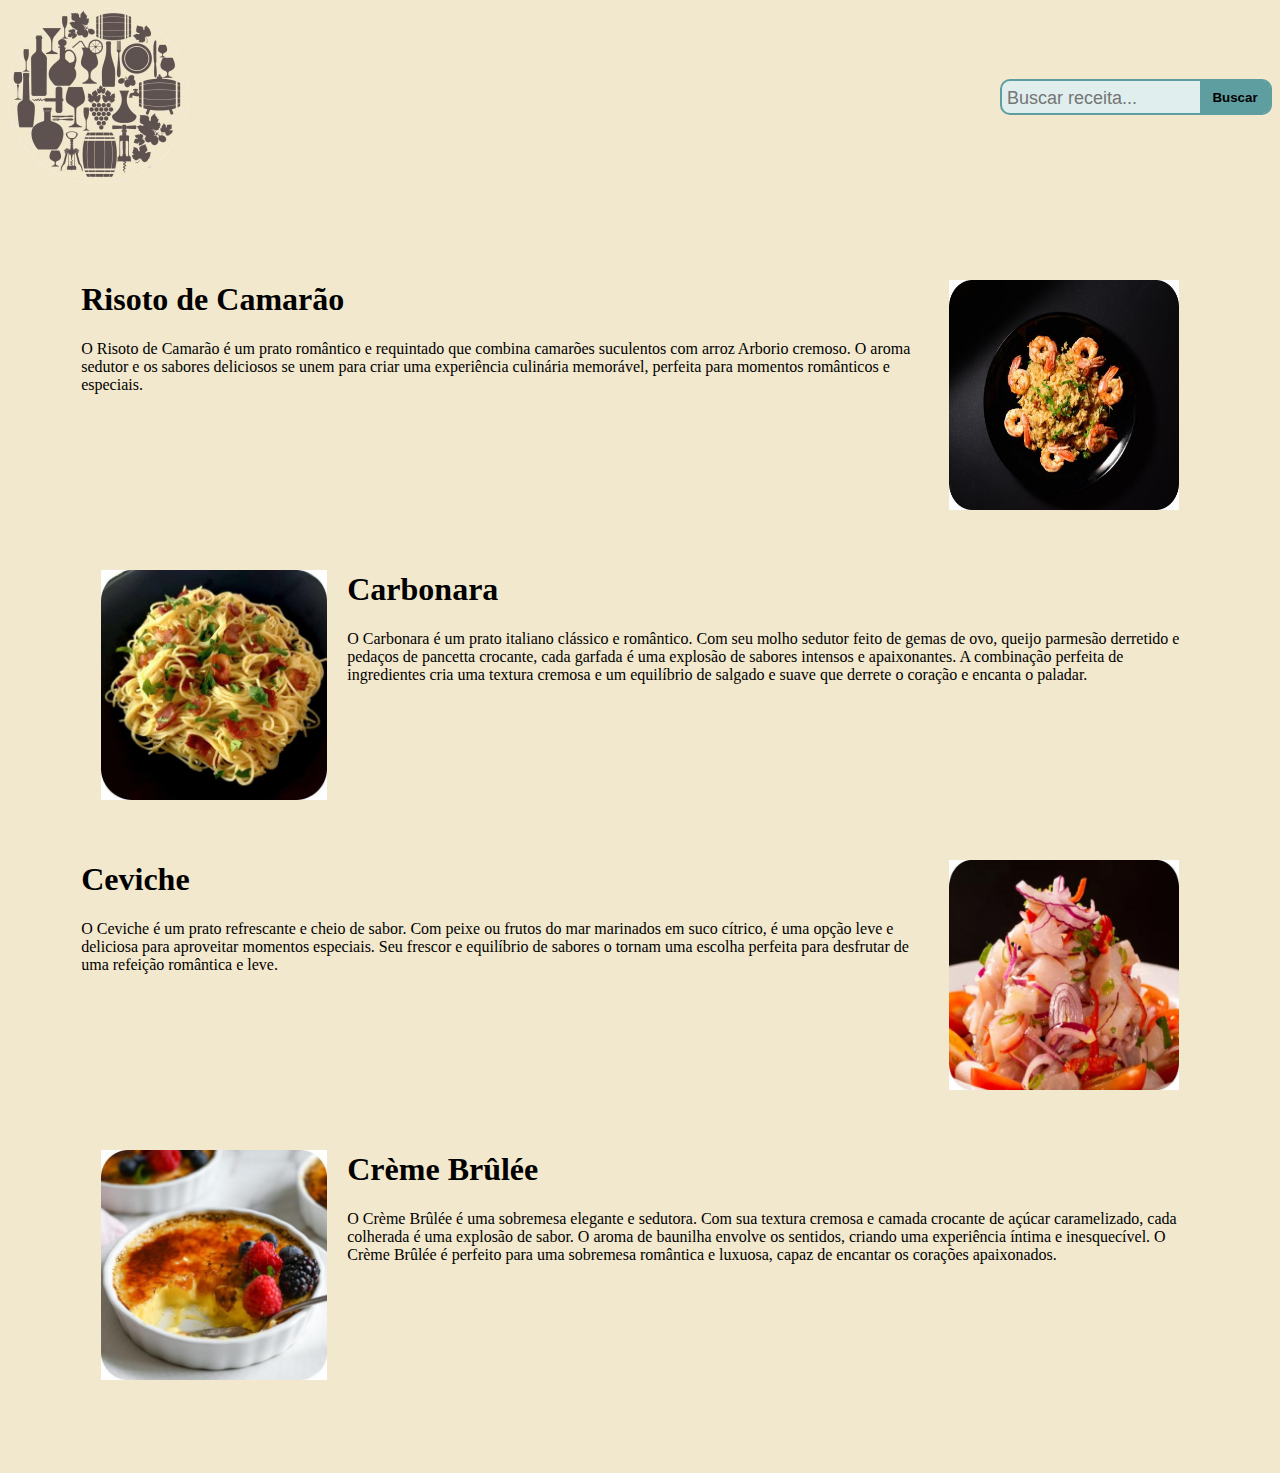
<file: index.html>
<!DOCTYPE html>
<html lang="pt-bt">
    <head>
        <meta charset="UTF-8">
        <meta http-equiv="X-UA-Compatible" content="IE=edge">
        <meta name="viewport" content="width=device-width, initial-scale=1.0">
        <title>Document</title>
        <link rel="stylesheet" href="style.css">
    </head>
    <body>
        <header>
            <div id="cabecalho">
                <div>
                    <img id="logo" src="343.jpg" alt="">
                </div>
                <div id="campoBusca">
                    <input type="text" id="busca" placeholder="Buscar receita...">
                    <button id="btnBusca">Buscar</button>
                </div>
            </div>
        </header>
        <div id="todasReceitas">
            <div id="receita">
                <span>
                    <h1>Risoto de Camarão</h1>
                    <p>O Risoto de Camarão é um prato romântico e requintado que combina camarões suculentos com arroz Arborio cremoso. O aroma sedutor e os sabores deliciosos se unem para criar uma experiência culinária memorável, perfeita para momentos românticos e especiais.</p>
                </span>
                <img id="comida" src="risoto.jpg" alt="">
            </div>
            <div id="receitaInvert">
                <span>
                    <h1>Carbonara</h1>
                    <p>O Carbonara é um prato italiano clássico e romântico. Com seu molho sedutor feito de gemas de ovo, queijo parmesão derretido e pedaços de pancetta crocante, cada garfada é uma explosão de sabores intensos e apaixonantes. A combinação perfeita de ingredientes cria uma textura cremosa e um equilíbrio de salgado e suave que derrete o coração e encanta o paladar.</p>
                </span>
                <img id="comida" src="carbonara.jpg" alt="">
            </div>
            <div id="receita">
                <span>
                    <h1>Ceviche</h1>
                    <p>O Ceviche é um prato refrescante e cheio de sabor. Com peixe ou frutos do mar marinados em suco cítrico, é uma opção leve e deliciosa para aproveitar momentos especiais. Seu frescor e equilíbrio de sabores o tornam uma escolha perfeita para desfrutar de uma refeição romântica e leve.</p>
                </span>
                <img id="comida" src="ceviche.jpg" alt="">
            </div>
            <div id="receitaInvert">
                <span>
                    <h1>Crème Brûlée</h1>
                    <p>O Crème Brûlée é uma sobremesa elegante e sedutora. Com sua textura cremosa e camada crocante de açúcar caramelizado, cada colherada é uma explosão de sabor. O aroma de baunilha envolve os sentidos, criando uma experiência íntima e inesquecível. O Crème Brûlée é perfeito para uma sobremesa romântica e luxuosa, capaz de encantar os corações apaixonados.</p>
                </span>
                <img id="comida" src="creme.jpg" alt="">
            </div>
        </div>
    </body>
</html>
</file>
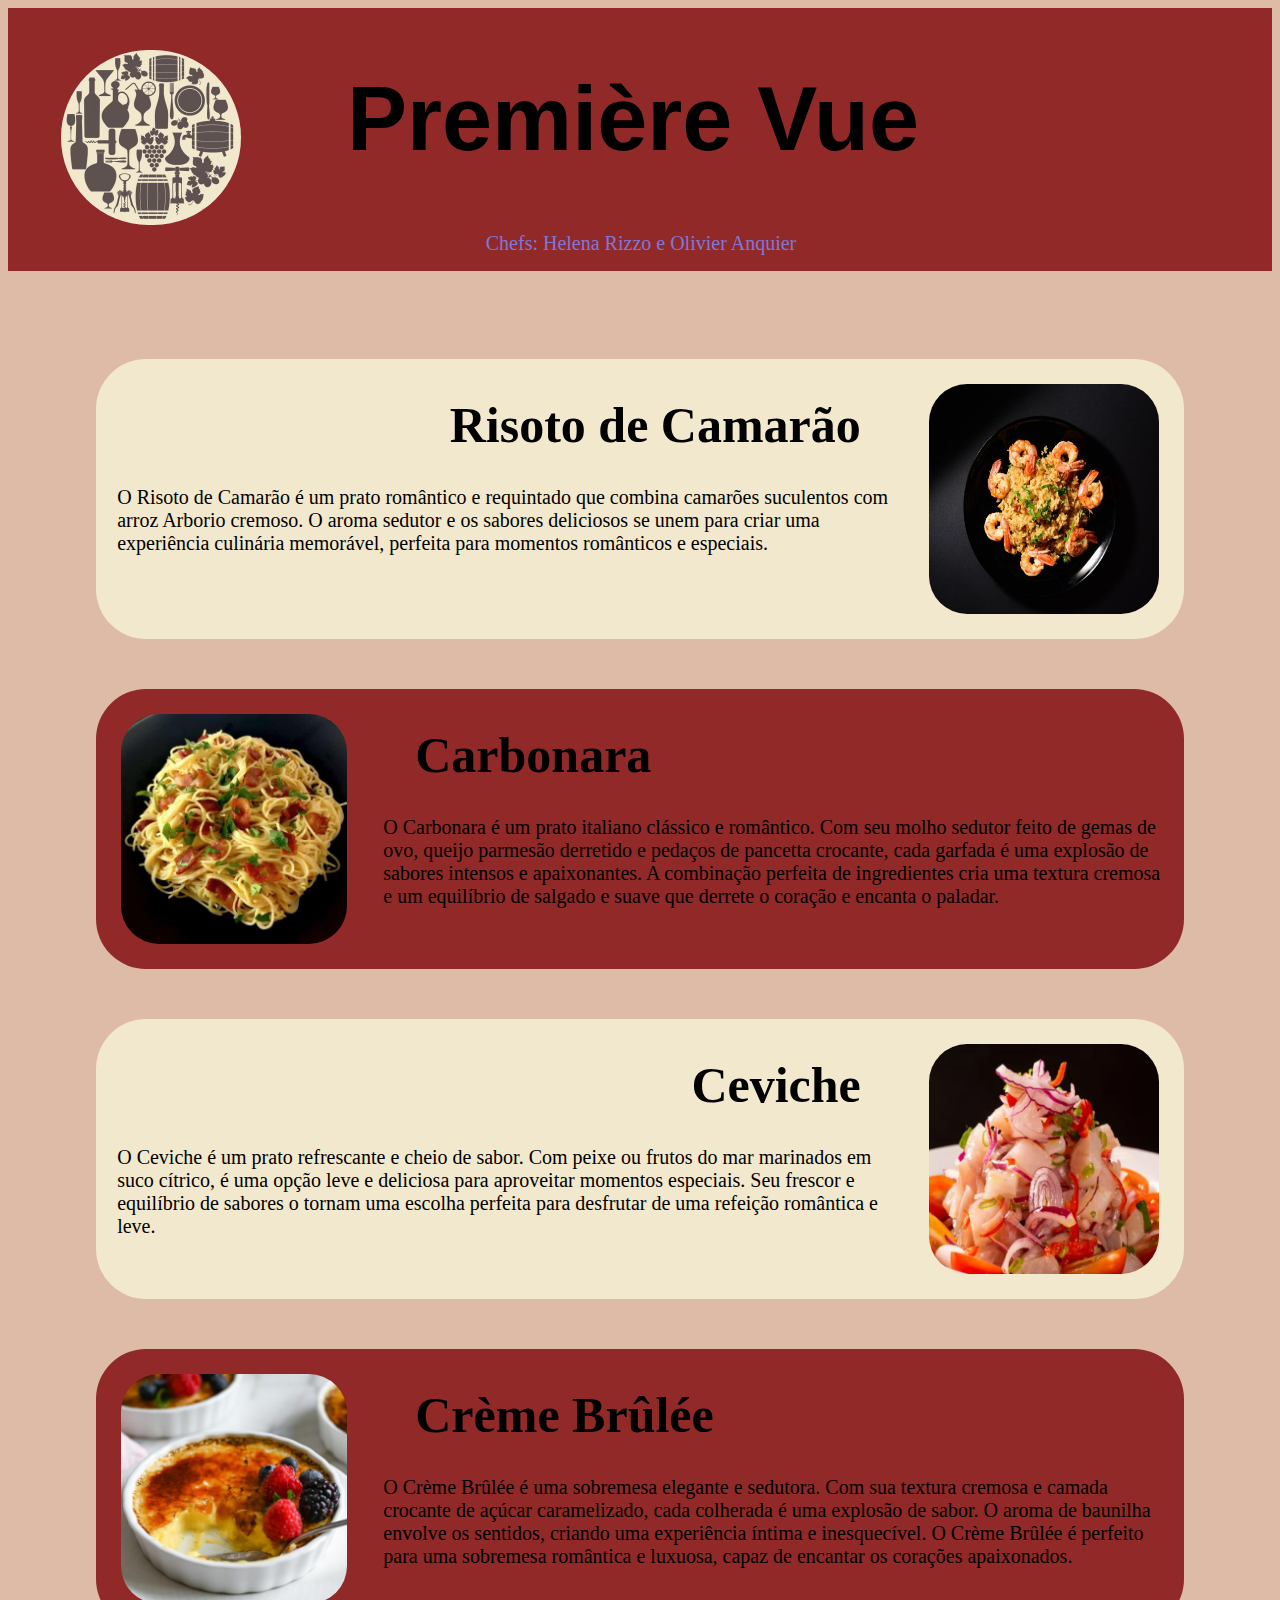
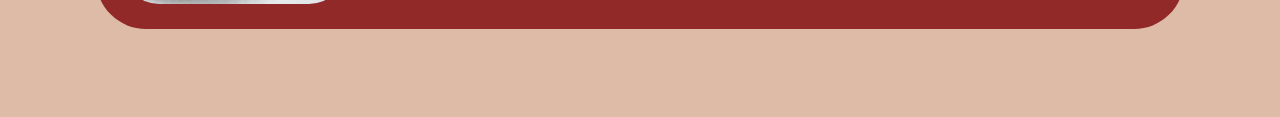
<file: site_fundamentos_web_ux-main/index.html>
<!DOCTYPE html>
<html lang="pt-bt">
    <head>
        <meta charset="UTF-8">
        <meta http-equiv="X-UA-Compatible" content="IE=edge">
        <meta name="viewport" content="width=device-width, initial-scale=1.0">
        <title>Document</title>
        <link rel="stylesheet" href="style.css">
    </head>
    <body>
        <header>
            <div id="cabecalho">
                <div>
                    <img id="logo" src="343.jpg" alt="">
                </div>
                <div>
                    <h1 id="primeiravista">Première Vue</h1>
                    <p id="chefs">Chefs: Helena Rizzo e Olivier Anquier</p>
                </div>
            </div>
        </header>
        <div id="todasReceitas">
            <div id="receita">
                <span>
                    <h1 id="prato_invert">Risoto de Camarão</h1>
                    <p>O Risoto de Camarão é um prato romântico e requintado que combina camarões suculentos com arroz Arborio cremoso. O aroma sedutor e os sabores deliciosos se unem para criar uma experiência culinária memorável, perfeita para momentos românticos e especiais.</p>
                </span>
                <img id="comida" src="risoto.jpg" alt="">
            </div>
            <div id="receitaInvert">
                <span>
                    <h1 id="prato">Carbonara</h1>
                    <p>O Carbonara é um prato italiano clássico e romântico. Com seu molho sedutor feito de gemas de ovo, queijo parmesão derretido e pedaços de pancetta crocante, cada garfada é uma explosão de sabores intensos e apaixonantes. A combinação perfeita de ingredientes cria uma textura cremosa e um equilíbrio de salgado e suave que derrete o coração e encanta o paladar.</p>
                </span>
                <img id="comida" src="carbonara.jpg" alt="">
            </div>
            <div id="receita">
                <span>
                    <h1 id="prato_invert">Ceviche</h1>
                    <p>O Ceviche é um prato refrescante e cheio de sabor. Com peixe ou frutos do mar marinados em suco cítrico, é uma opção leve e deliciosa para aproveitar momentos especiais. Seu frescor e equilíbrio de sabores o tornam uma escolha perfeita para desfrutar de uma refeição romântica e leve.</p>
                </span>
                <img id="comida" src="ceviche.jpg" alt="">
            </div>
            <div id="receitaInvert">
                <span>
                    <h1 id="prato">Crème Brûlée</h1>
                    <p>O Crème Brûlée é uma sobremesa elegante e sedutora. Com sua textura cremosa e camada crocante de açúcar caramelizado, cada colherada é uma explosão de sabor. O aroma de baunilha envolve os sentidos, criando uma experiência íntima e inesquecível. O Crème Brûlée é perfeito para uma sobremesa romântica e luxuosa, capaz de encantar os corações apaixonados.</p>
                </span>
                <img id="comida" src="creme.jpg" alt="">
            </div>
        </div>
    </body>
</html>
</file>
<file: style.css>
body{
    background-color: #F2E8CD;

}

#logo{
    width: 180px;
    height: 174.86px;
    left: 204px;
    top: 6px;

    background: url(343.jpg);
    border-radius: 87.4286px;
}

#cabecalho{
    display: flex;
    justify-content: space-between;
    align-items: center;
    
}

#campoBusca{
    display: flex;
    background-color:#E0EEEE;
    border:solid 2px #5F9EA0;
    border-radius:10px;
    width:268px;
    height:32px;
}
  
#busca{
    float:left;
    background-color:transparent;
    padding-left:5px;
    font-size:18px;
    border:none;
    height:32px;
    width:191px;
}
  
#btnBusca{
    border:none;
    float:left;
    height:32px;
    border-radius:0 7px 7px 0;
    width:70px;
    font-weight:bold;
    background:#5F9EA0;
}

#todasReceitas{
    display: flex;
    flex-direction: column;
    width: 234;
    height: 1062;
    margin: 5%;
}

#receita{
    display: flex;
    justify-content: baseline;
    padding: 5px;
    margin: 5px;
}

#receitaInvert{
    display: flex;
    justify-content: baseline;
    flex-direction: row-reverse;
    padding: 5px;
    margin: 5px;
}

#comida{
    padding: 10px;
    margin: 10px;
    width: 230px;
    height: 230px;
}
</file>
<file: site_fundamentos_web_ux-main/style.css>
body{
    background-color: #DEBBA6;

}

#logo{
    width: 180px;
    height: 174.86px;
    left: 500px;
    top: 6px;

    background: url(343.jpg);
    border-radius: 87.4286px;
}

#cabecalho{
    display: flex;
    justify-content: space-around;
    align-items:center;
    background-color: #902928;
}


#todasReceitas{
    display: flex;
    flex-direction: column;
    width: 234;
    height: 1062;
    margin: 5%;
}

#receita{
    display: flex;
    justify-content: baseline;
    padding: 5px;
    margin: 25px;
    background-color: #F2E8CD;
    border-radius: 50px;
}

#receitaInvert{
    display: flex;
    justify-content: baseline;
    flex-direction: row-reverse;
    padding: 5px;
    margin: 25px;
    background-color: #902928;
    border-radius: 50px;
}

#comida{
    border-radius: 3rem;
    padding: 10px;
    margin: 10px;
    width: 230px;
    height: 230px;

}

#primeiravista{
    margin-right: 300px;
    font-family: 'Snell Roundhand', sans-serif; 
    font-size: 90px;
}

#chefs{
    display: flex;
    margin-right: 300px;
    justify-content: space-around;
    color: #8078D8;

}

#prato_invert{
    display: flex;
    justify-content: end;
    margin: 2rem 3rem 2rem 3rem;
    font-size: 50px;
}

#prato{
    margin: 2rem 3rem 2rem 3rem;
    font-size: 50px;
}

p{
    margin: 1rem;
    font-size: 20px;
}
</file>
